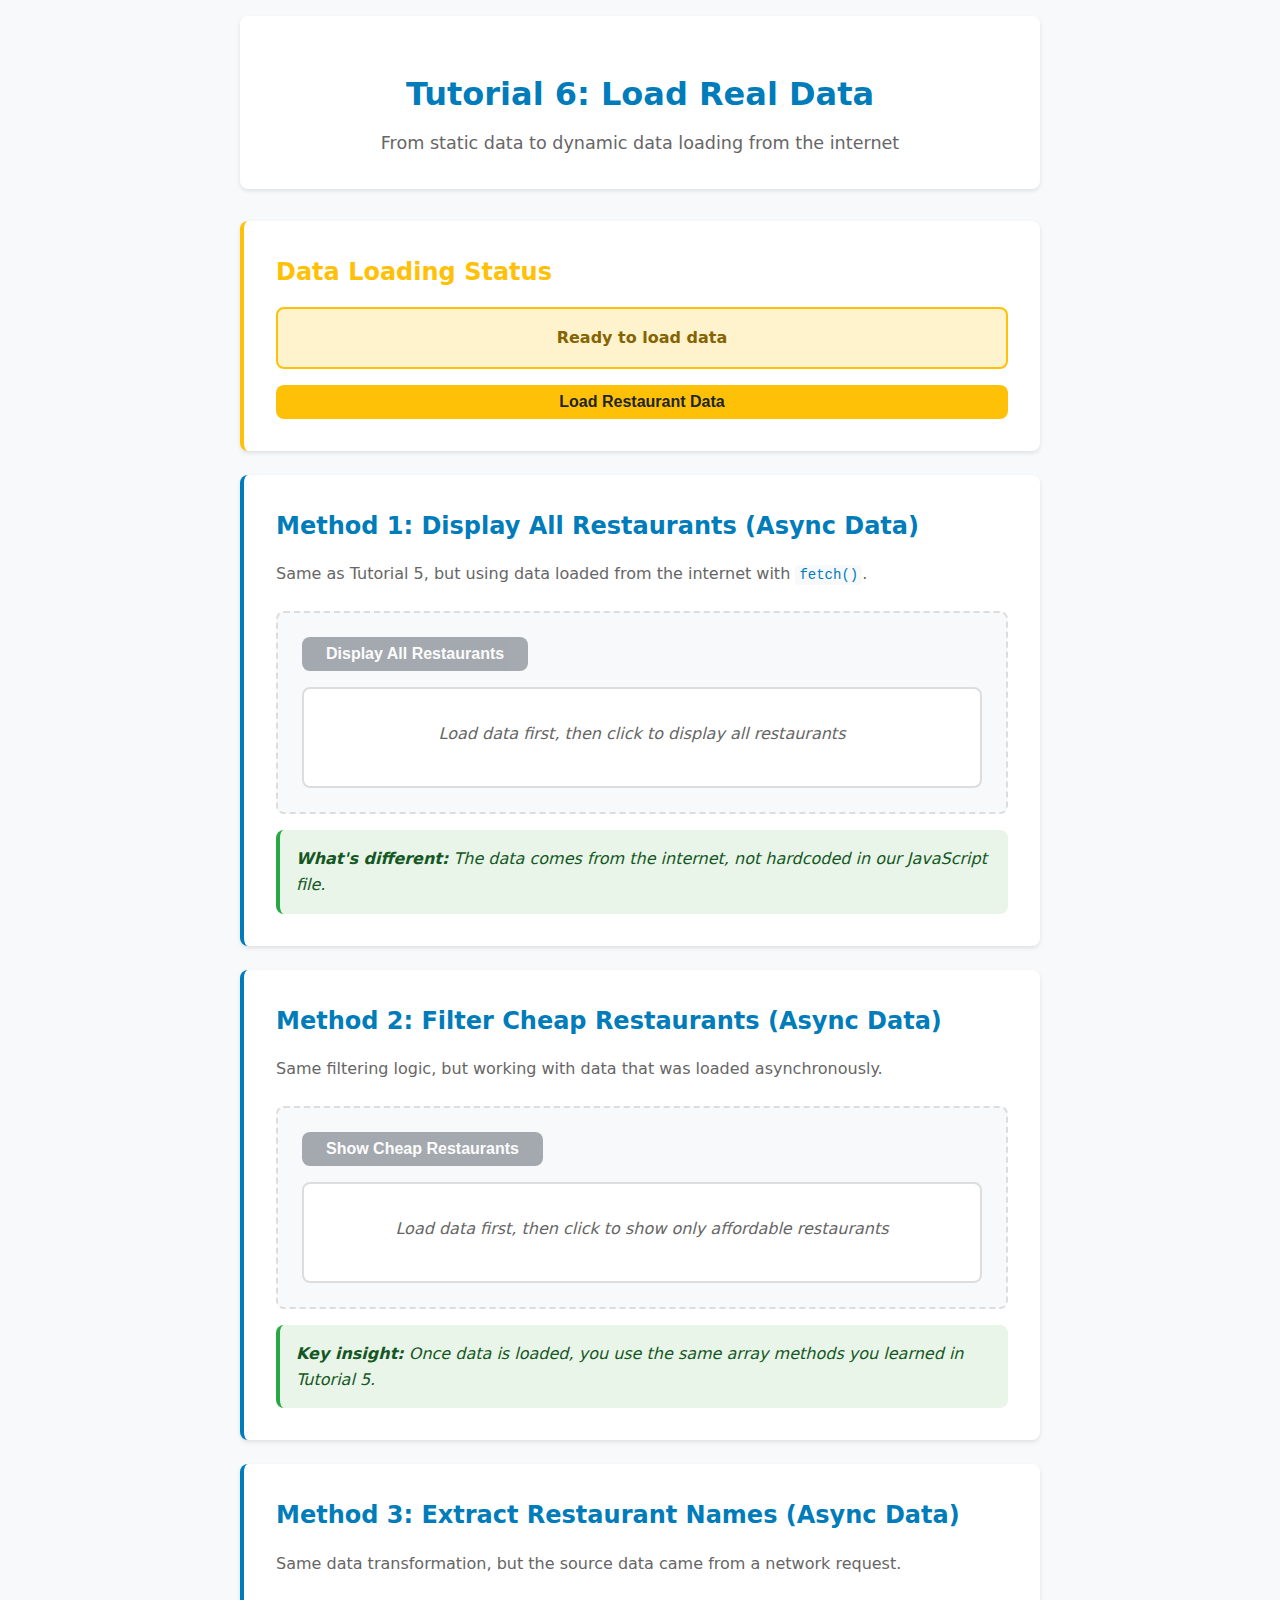
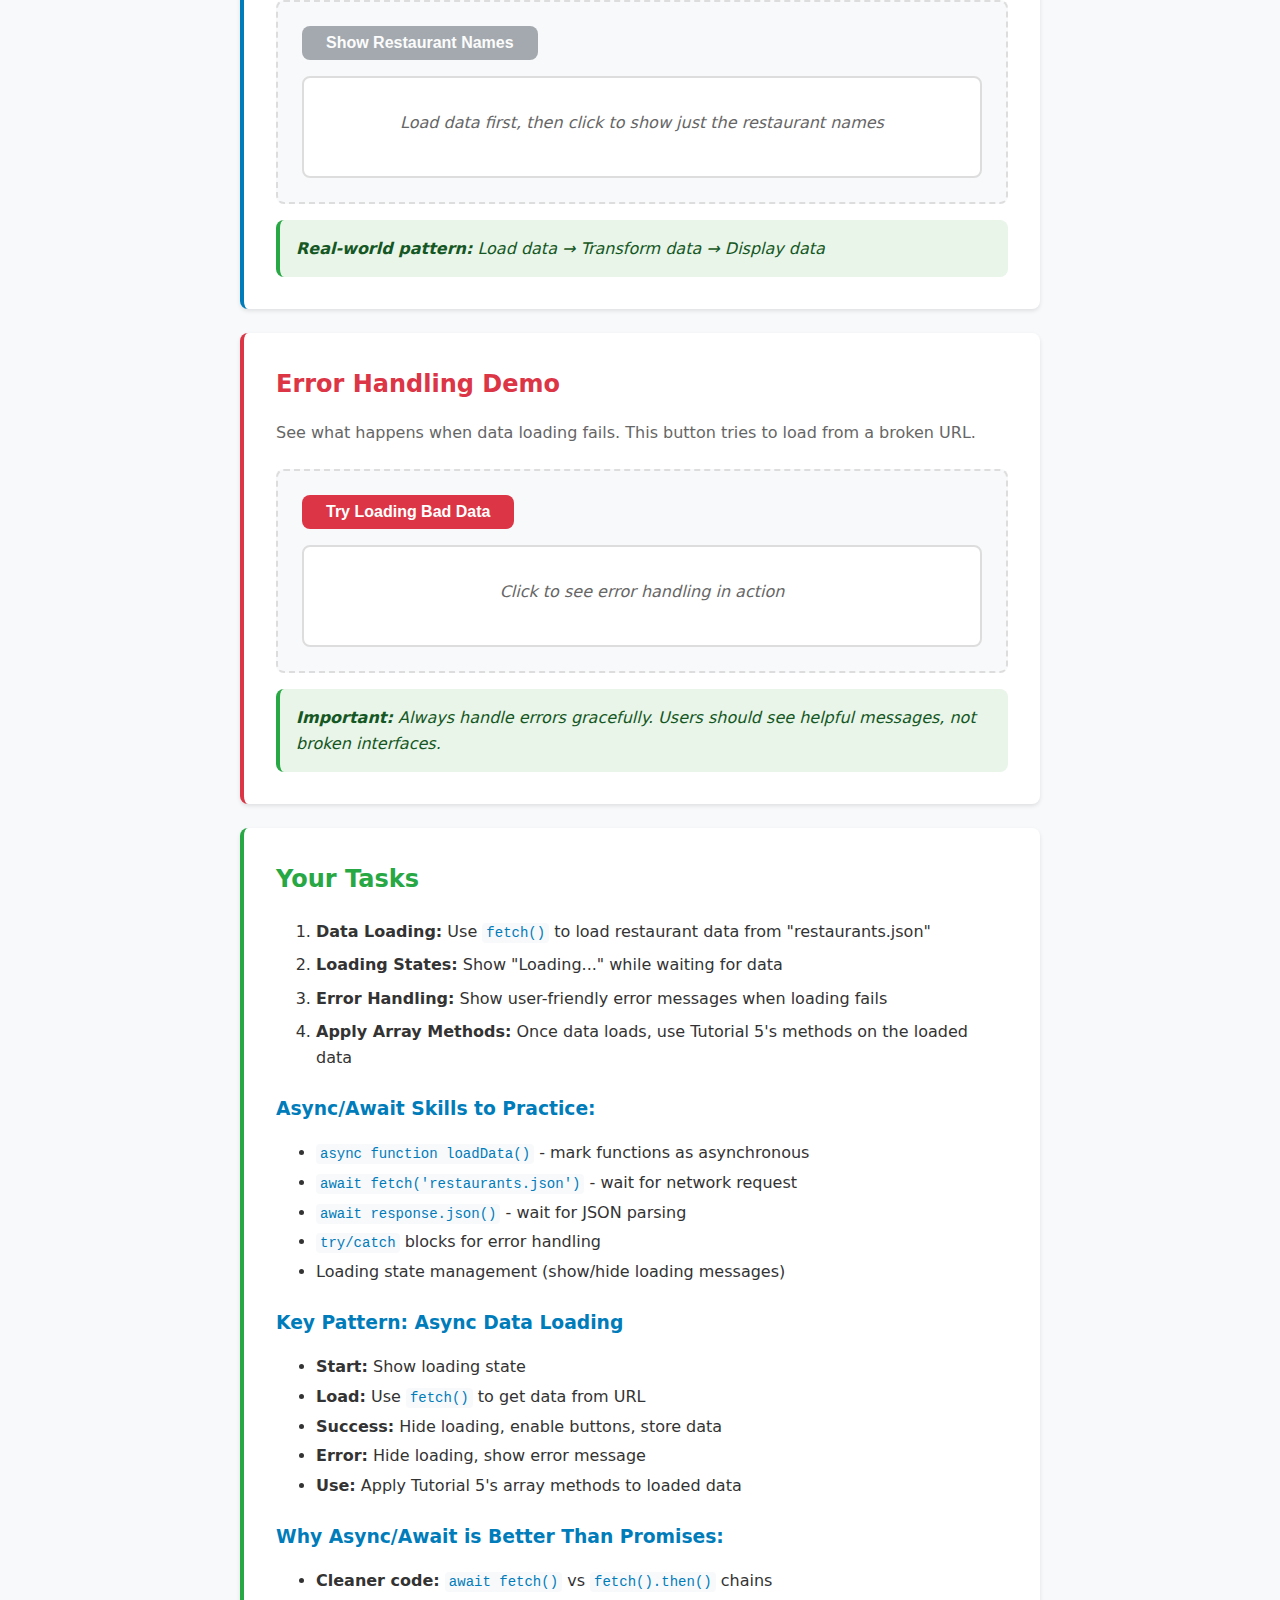
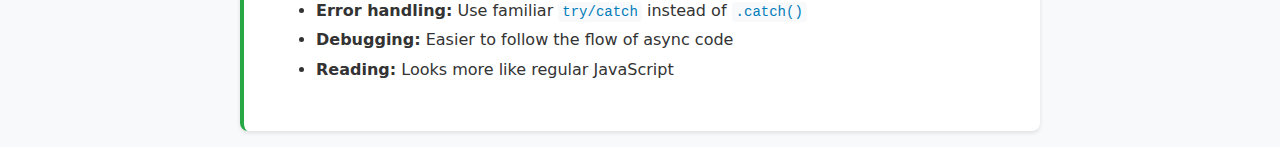
<file: index.html>
<!DOCTYPE html>
<html lang="en">


<head>
    <meta charset="UTF-8">
    <meta name="viewport" content="width=device-width, initial-scale=1.0">
    <title>Tutorial 6: Load Real Data</title>
    <link rel="stylesheet" href="style.css">
</head>


<body>
    <div class="container">
        <header>
            <h1>Tutorial 6: Load Real Data</h1>
            <p>From static data to dynamic data loading from the internet</p>
        </header>


        <!-- Loading Status Section -->
        <section class="status-section">
            <h2>Data Loading Status</h2>
            
            <div id="loading-status" class="status-display">
                <p class="status-message">Ready to load data</p>
            </div>

            <button id="load-data-button" class="load-button">Load Restaurant Data</button>
        </section>


        <!-- Same functionality as Tutorial 5, but with async data -->
        

        <!-- Method 1: forEach with loaded data -->
        <section class="method-section">
            <h2>Method 1: Display All Restaurants (Async Data)</h2>
            <p>Same as Tutorial 5, but using data loaded from the internet with <code>fetch()</code>.</p>
            
            <div class="demo-area">
                <button id="display-button" class="method-button" disabled>Display All Restaurants</button>
                <div id="restaurant-list" class="result-area">
                    <p class="placeholder">Load data first, then click to display all restaurants</p>
                </div>
            </div>
            
            <div class="explanation">
                <p><strong>What's different:</strong> The data comes from the internet, not hardcoded in our JavaScript file.</p>
            </div>
        </section>


        <!-- Method 2: filter with loaded data -->
        <section class="method-section">
            <h2>Method 2: Filter Cheap Restaurants (Async Data)</h2>
            <p>Same filtering logic, but working with data that was loaded asynchronously.</p>
            
            <div class="demo-area">
                <button id="filter-button" class="method-button" disabled>Show Cheap Restaurants</button>
                <div id="filtered-list" class="result-area">
                    <p class="placeholder">Load data first, then click to show only affordable restaurants</p>
                </div>
            </div>
            
            <div class="explanation">
                <p><strong>Key insight:</strong> Once data is loaded, you use the same array methods you learned in Tutorial 5.</p>
            </div>
        </section>


        <!-- Method 3: map with loaded data -->
        <section class="method-section">
            <h2>Method 3: Extract Restaurant Names (Async Data)</h2>
            <p>Same data transformation, but the source data came from a network request.</p>
            
            <div class="demo-area">
                <button id="map-button" class="method-button" disabled>Show Restaurant Names</button>
                <div id="mapped-list" class="result-area">
                    <p class="placeholder">Load data first, then click to show just the restaurant names</p>
                </div>
            </div>
            
            <div class="explanation">
                <p><strong>Real-world pattern:</strong> Load data → Transform data → Display data</p>
            </div>
        </section>


        <!-- Error Handling Demo -->
        <section class="method-section error-demo">
            <h2>Error Handling Demo</h2>
            <p>See what happens when data loading fails. This button tries to load from a broken URL.</p>
            
            <div class="demo-area">
                <button id="error-button" class="error-button">Try Loading Bad Data</button>
                <div id="error-display" class="result-area">
                    <p class="placeholder">Click to see error handling in action</p>
                </div>
            </div>
            
            <div class="explanation">
                <p><strong>Important:</strong> Always handle errors gracefully. Users should see helpful messages, not broken interfaces.</p>
            </div>
        </section>


        <!-- Tutorial Instructions -->
        <section class="tutorial-instructions">
            <h2>Your Tasks</h2>
            <ol>
                <li><strong>Data Loading:</strong> Use <code>fetch()</code> to load restaurant data from "restaurants.json"</li>
                <li><strong>Loading States:</strong> Show "Loading..." while waiting for data</li>
                <li><strong>Error Handling:</strong> Show user-friendly error messages when loading fails</li>
                <li><strong>Apply Array Methods:</strong> Once data loads, use Tutorial 5's methods on the loaded data</li>
            </ol>
            
            <h3>Async/Await Skills to Practice:</h3>
            <ul>
                <li><code>async function loadData()</code> - mark functions as asynchronous</li>
                <li><code>await fetch('restaurants.json')</code> - wait for network request</li>
                <li><code>await response.json()</code> - wait for JSON parsing</li>
                <li><code>try/catch</code> blocks for error handling</li>
                <li>Loading state management (show/hide loading messages)</li>
            </ul>
            
            <h3>Key Pattern: Async Data Loading</h3>
            <ul>
                <li><strong>Start:</strong> Show loading state</li>
                <li><strong>Load:</strong> Use <code>fetch()</code> to get data from URL</li>
                <li><strong>Success:</strong> Hide loading, enable buttons, store data</li>
                <li><strong>Error:</strong> Hide loading, show error message</li>
                <li><strong>Use:</strong> Apply Tutorial 5's array methods to loaded data</li>
            </ul>
            
            <h3>Why Async/Await is Better Than Promises:</h3>
            <ul>
                <li><strong>Cleaner code:</strong> <code>await fetch()</code> vs <code>fetch().then()</code> chains</li>
                <li><strong>Error handling:</strong> Use familiar <code>try/catch</code> instead of <code>.catch()</code></li>
                <li><strong>Debugging:</strong> Easier to follow the flow of async code</li>
                <li><strong>Reading:</strong> Looks more like regular JavaScript</li>
            </ul>
        </section>
    </div>


    <script src="script.js"></script>
</body>
</html>
</file>
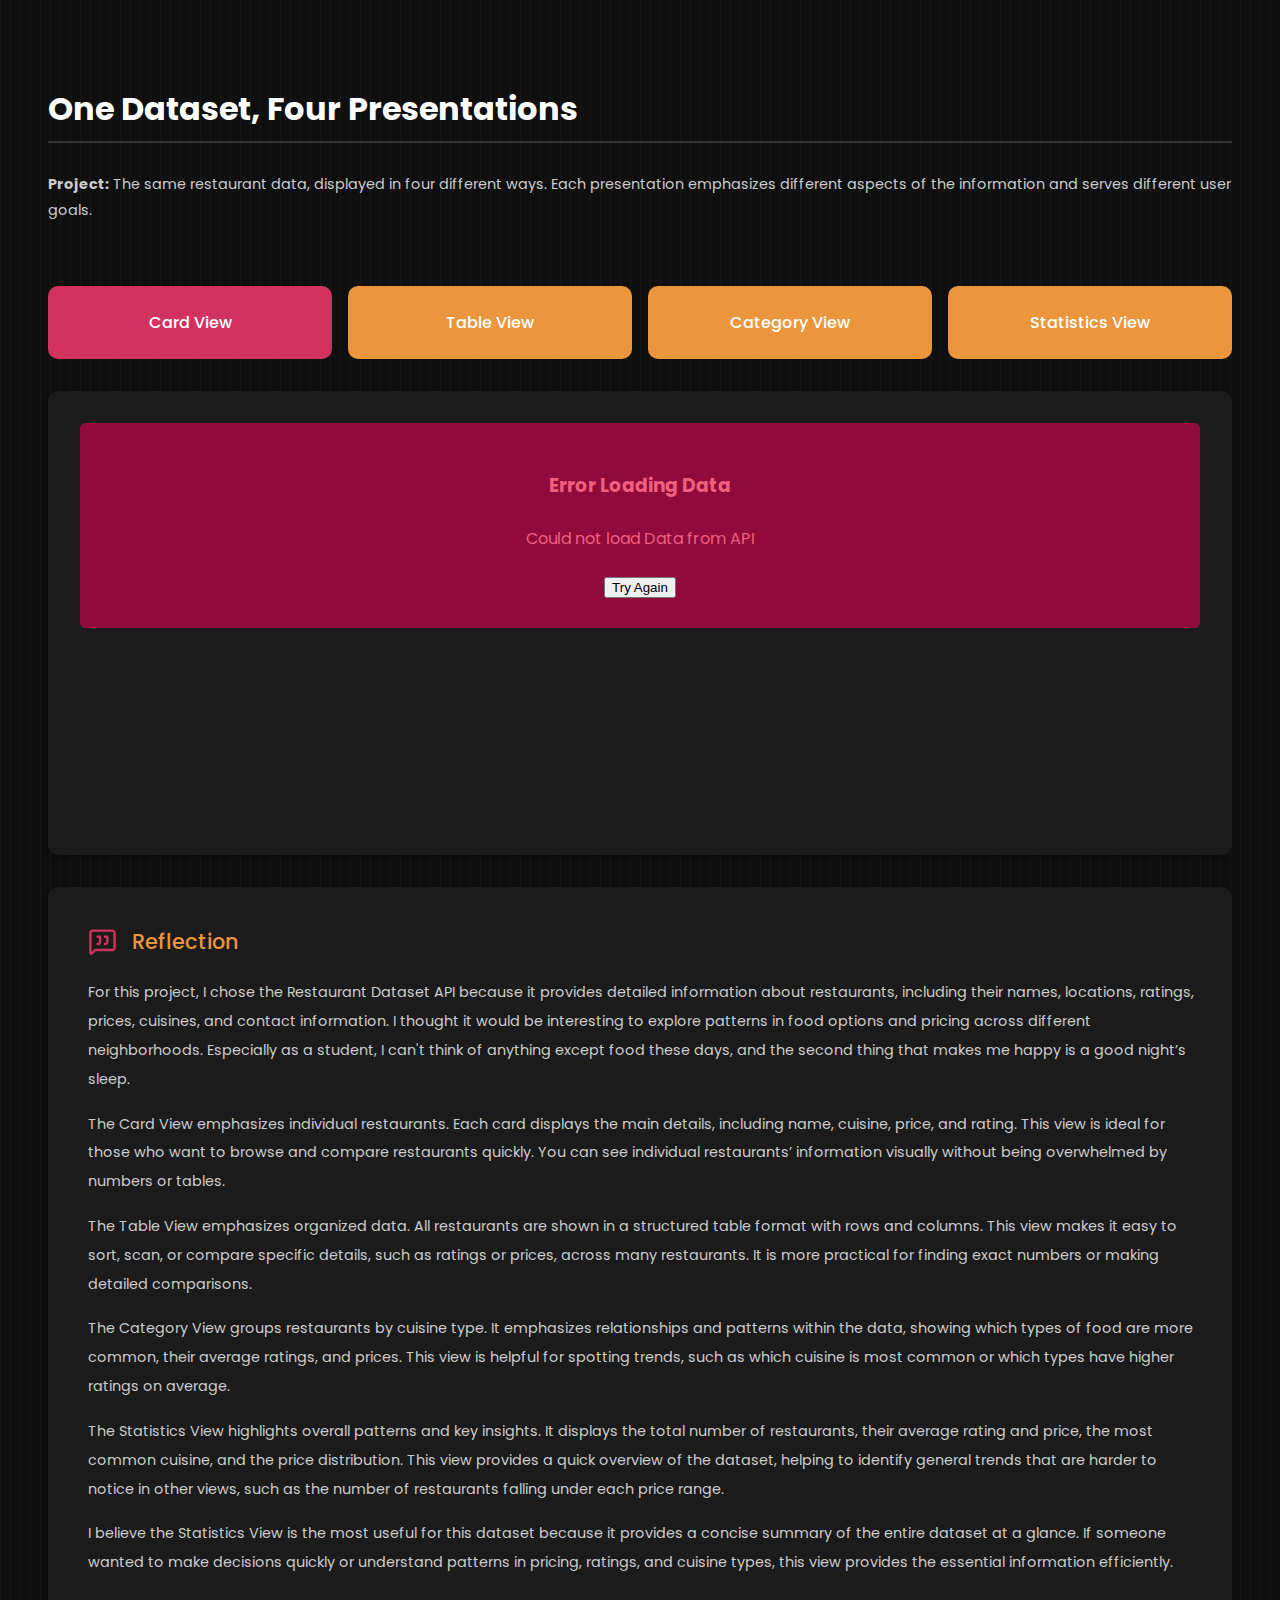
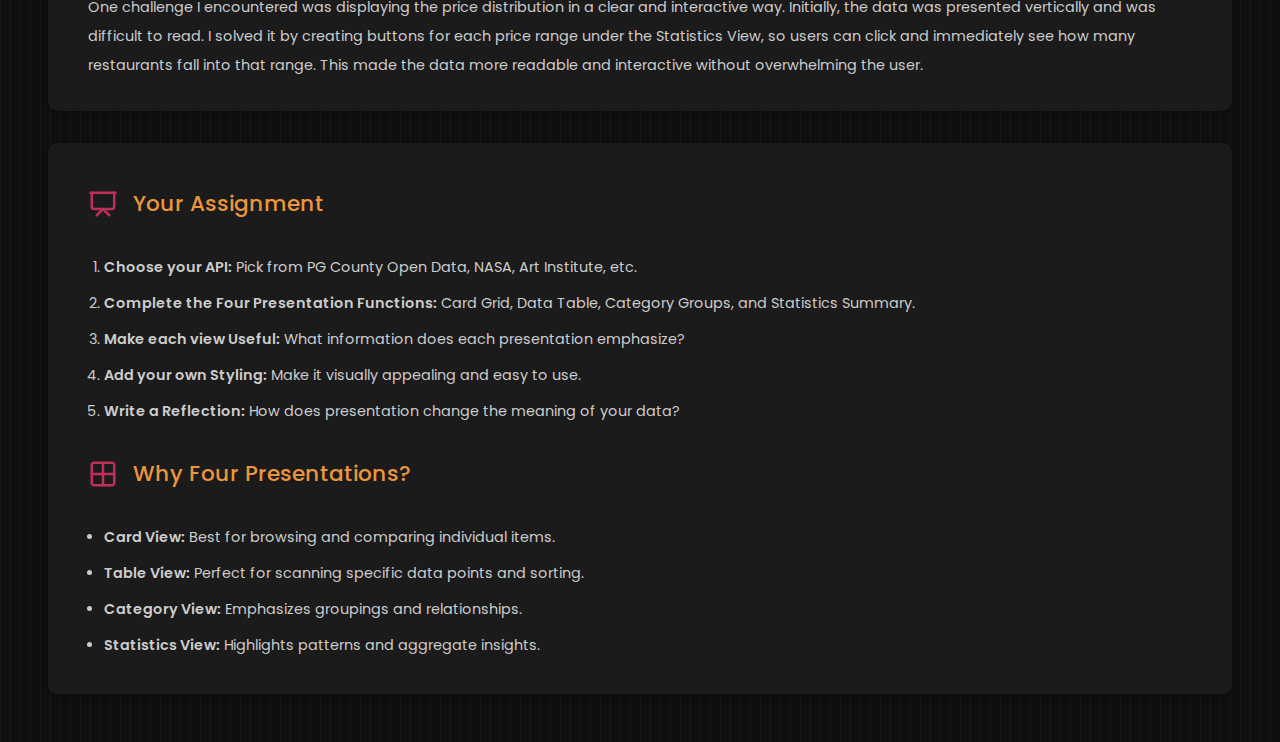
<file: P2 - One Model, Four Views/Stuti_Gupta_P2/index.html>
<!DOCTYPE html>
<html lang="en">


<head>
    <meta charset="UTF-8">
    <meta name="viewport" content="width=device-width, initial-scale=1.0">
    <title>Restaurant Views - Framework Approach</title>
    <link rel="stylesheet" href="style.css">
    <link href="https://fonts.googleapis.com/css2?family=Poppins:wght@400;600;700&display=swap" rel="stylesheet">
</head>


  <body>
    <div class="container">
        <header>
            <h1>One Dataset, Four Presentations</h1>
            <p><strong>Project:</strong> The same restaurant data, displayed in four different ways. Each presentation emphasizes different aspects of the information and serves different user goals.</p>
        </header>


        <nav class="view-selector">
            <button class="view-button active" id="btn-cards" data-view="cards">Card View</button>
            <button class="view-button" id="btn-table" data-view="table">Table View</button>
            <button class="view-button" id="btn-categories" data-view="categories">Category View</button>
            <button class="view-button" id="btn-stats" data-view="stats">Statistics View</button>
        </nav>


        <main class="display-container">
            <div id="data-display">
                <div class="loading">Loading Restaurant Data...</div>
            </div>
        </main>


<section class="reflection-box">
    <h2 class="reflection-header">
  <img src="[data-uri]" alt="Reflection Icon" class="reflection-icon"> 
  Reflection
</h2>
    <p>
        For this project, I chose the Restaurant Dataset API because it provides detailed information about restaurants, including their names, locations, ratings, prices, cuisines, and contact information. I thought it would be interesting to explore patterns in food options and pricing across different neighborhoods. Especially as a student, I can't think of anything except food these days, and the second thing that makes me happy is a good night’s sleep.
    </p>
    <p>
        The Card View emphasizes individual restaurants. Each card displays the main details, including name, cuisine, price, and rating. This view is ideal for those who want to browse and compare restaurants quickly. You can see individual restaurants’ information visually without being overwhelmed by numbers or tables.
    </p>
    <p>
        The Table View emphasizes organized data. All restaurants are shown in a structured table format with rows and columns. This view makes it easy to sort, scan, or compare specific details, such as ratings or prices, across many restaurants. It is more practical for finding exact numbers or making detailed comparisons.
    </p>
    <p>
        The Category View groups restaurants by cuisine type. It emphasizes relationships and patterns within the data, showing which types of food are more common, their average ratings, and prices. This view is helpful for spotting trends, such as which cuisine is most common or which types have higher ratings on average.
    </p>
    <p>
        The Statistics View highlights overall patterns and key insights. It displays the total number of restaurants, their average rating and price, the most common cuisine, and the price distribution. This view provides a quick overview of the dataset, helping to identify general trends that are harder to notice in other views, such as the number of restaurants falling under each price range.
    </p>
    <p>
        I believe the Statistics View is the most useful for this dataset because it provides a concise summary of the entire dataset at a glance. If someone wanted to make decisions quickly or understand patterns in pricing, ratings, and cuisine types, this view provides the essential information efficiently.
    </p>
    <p>
        One challenge I encountered was displaying the price distribution in a clear and interactive way. Initially, the data was presented vertically and was difficult to read. I solved it by creating buttons for each price range under the Statistics View, so users can click and immediately see how many restaurants fall into that range. This made the data more readable and interactive without overwhelming the user.
    </p>
</section>


        <section class="asst-box">
            <h2 class="assignment-header">
  <img src="[data-uri]" class="view-icon" alt="Assignment Icon">
  Your Assignment
</h2>
            <ol>
                <li><strong>Choose your API:</strong> Pick from PG County Open Data, NASA, Art Institute, etc.</li>
                <li><strong>Complete the Four Presentation Functions:</strong> Card Grid, Data Table, Category Groups, and Statistics Summary.</li>
                <li><strong>Make each view Useful:</strong> What information does each presentation emphasize?</li>
                <li><strong>Add your own Styling:</strong> Make it visually appealing and easy to use.</li>
                <li><strong>Write a Reflection:</strong> How does presentation change the meaning of your data?</li>
            </ol>
            
            
            <h2 class="why-header">
  <img src="[data-uri]" class="view-icon" alt="Why Icon">
  Why Four Presentations?
</h2>
            <ul>
                <li><strong>Card View:</strong> Best for browsing and comparing individual items.</li>
                <li><strong>Table View:</strong> Perfect for scanning specific data points and sorting.</li>
                <li><strong>Category View:</strong> Emphasizes groupings and relationships.</li>
                <li><strong>Statistics View:</strong> Highlights patterns and aggregate insights.</li>
            </ul>
        </section>
    </div>


    <script type="module" src="./script.js" defer></script>
</body>
</html>
</file>
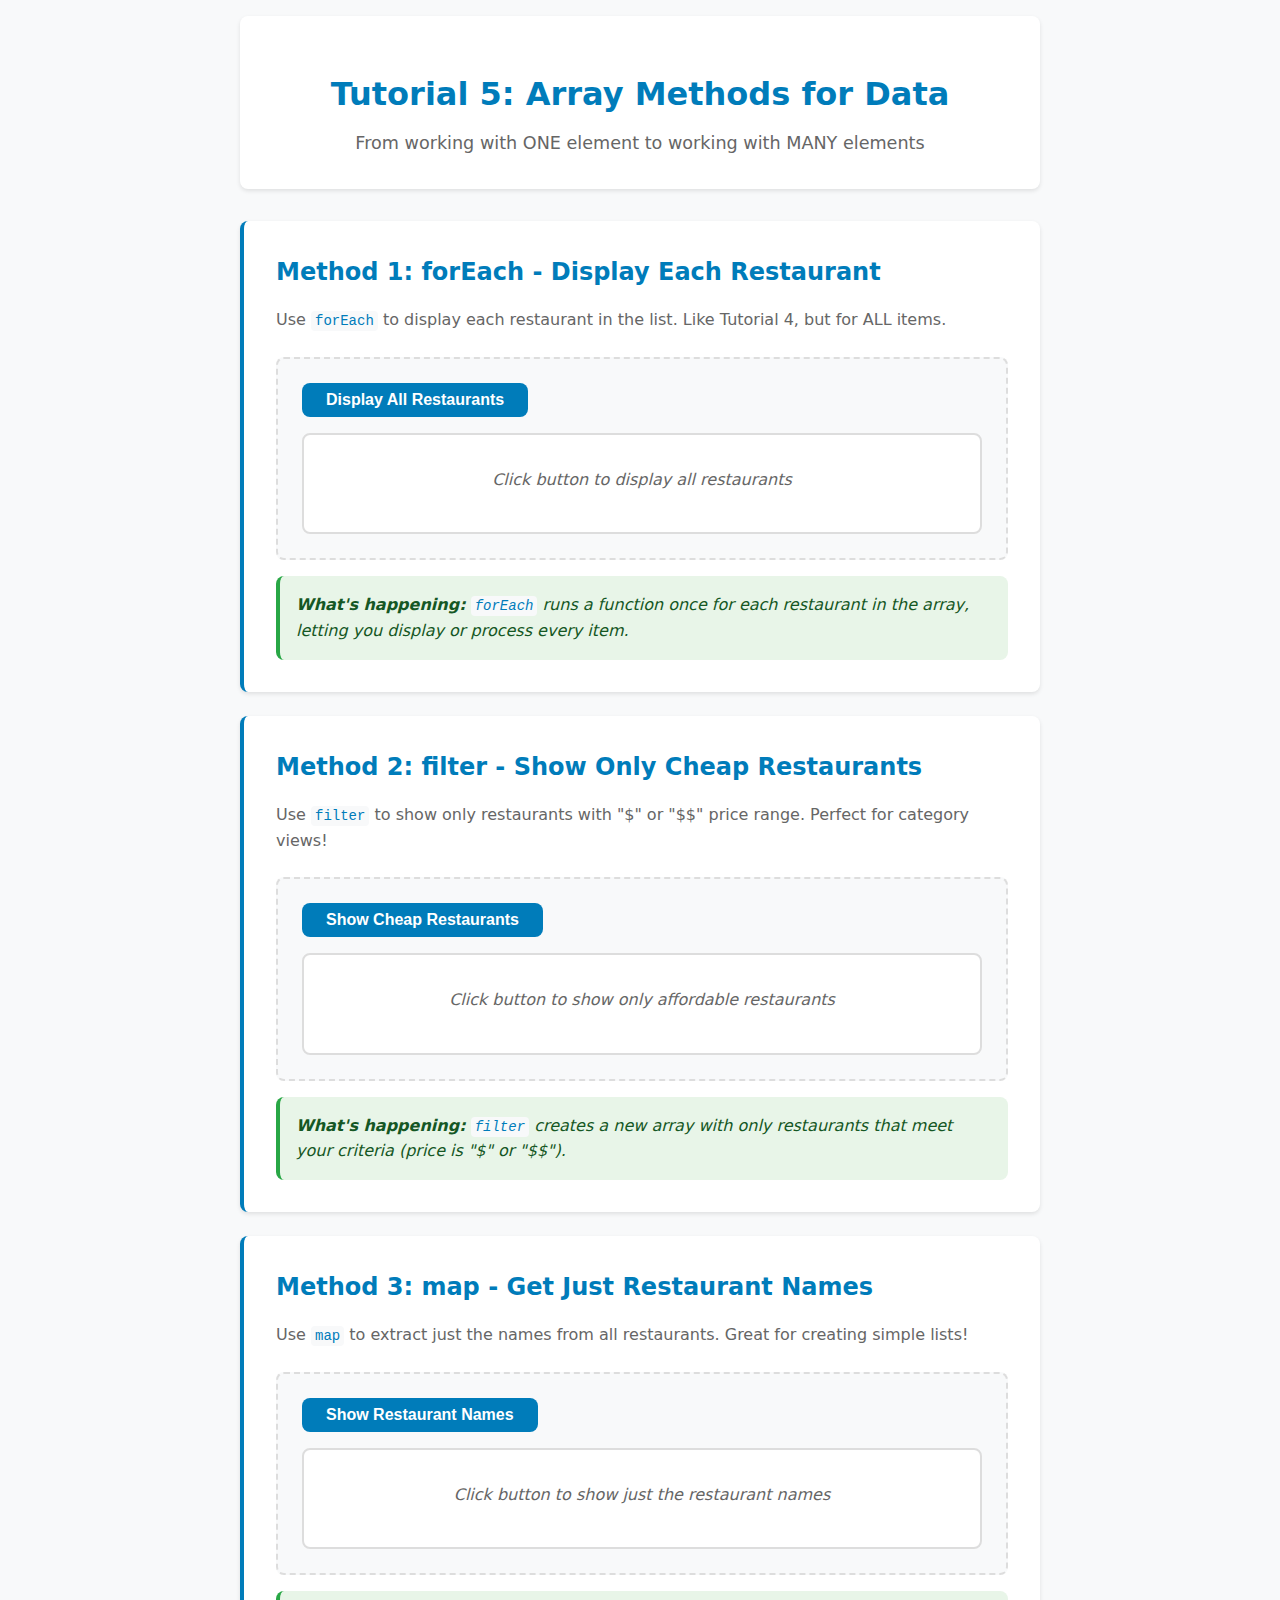
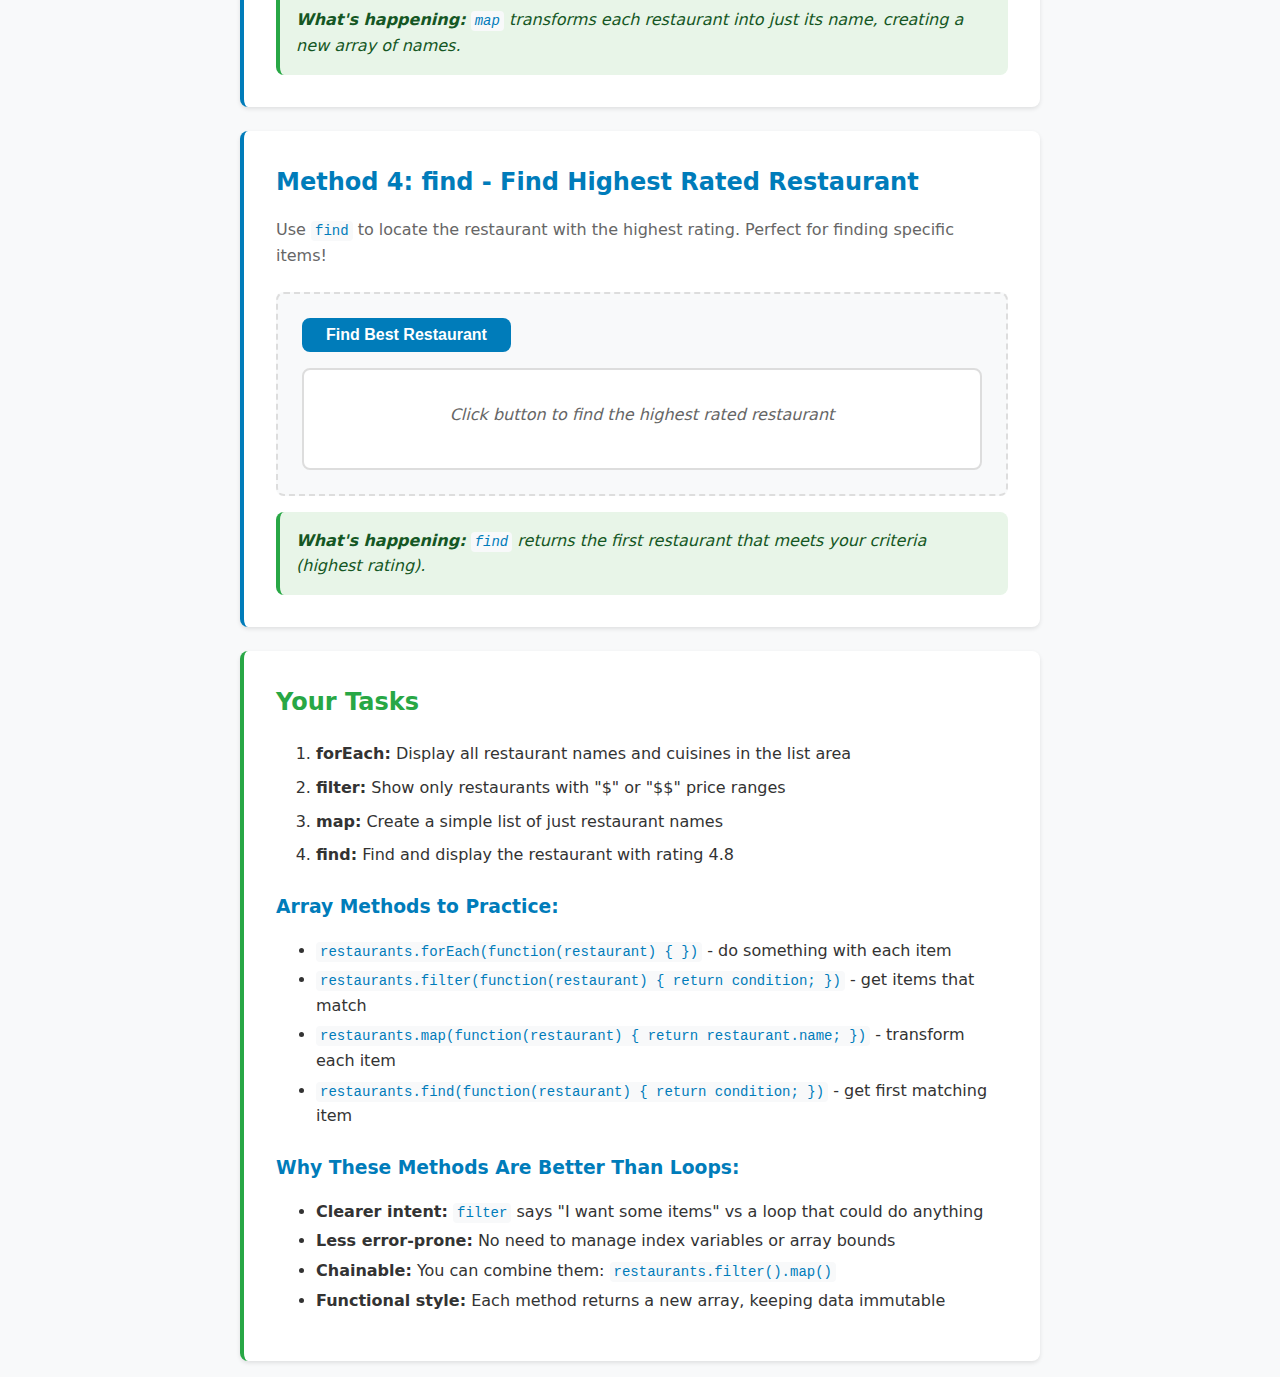
<file: W5/Stuti Gupta_W5/index.html>
<!DOCTYPE html>
<html lang="en">
<head>
    <meta charset="UTF-8">
    <meta name="viewport" content="width=device-width, initial-scale=1.0">
    <title>Tutorial 5: Array Methods for Data</title>
    <link rel="stylesheet" href="style.css">
</head>


<body>
    <div class="container">
        <header>
            <h1>Tutorial 5: Array Methods for Data</h1>

            <p>From working with ONE element to working with MANY elements</p>
        </header>


        <!-- Method 1: forEach - Do something to each item -->
        <section class="method-section">
            <h2>Method 1: forEach - Display Each Restaurant</h2>

            <p>Use <code>forEach</code> to display each restaurant in the list. Like Tutorial 4, but for ALL items.</p>
            
            <div class="demo-area">
                <button id="display-button" class="method-button">Display All Restaurants</button>

                <div id="restaurant-list" class="result-area">
                    <p class="placeholder">Click button to display all restaurants</p>
                </div>
            </div>
            
            <div class="explanation">
                <p><strong>What's happening:</strong> <code>forEach</code> runs a function once for each restaurant in the array, letting you display or process every item.</p>
            </div>
        </section>


        <!-- Method 2: filter - Show only items that match criteria -->
        <section class="method-section">
            <h2>Method 2: filter - Show Only Cheap Restaurants</h2>

            <p>Use <code>filter</code> to show only restaurants with "$" or "$$" price range. Perfect for category views!</p>
            
            <div class="demo-area">
                <button id="filter-button" class="method-button">Show Cheap Restaurants</button>

                <div id="filtered-list" class="result-area">
                    <p class="placeholder">Click button to show only affordable restaurants</p>
                </div>
            </div>
            
            <div class="explanation">
                <p><strong>What's happening:</strong> <code>filter</code> creates a new array with only restaurants that meet your criteria (price is "$" or "$$").</p>
            </div>
        </section>


        <!-- Method 3: map - Transform data to get specific information -->
        <section class="method-section">
            <h2>Method 3: map - Get Just Restaurant Names</h2>

            <p>Use <code>map</code> to extract just the names from all restaurants. Great for creating simple lists!</p>
            
            <div class="demo-area">
                <button id="map-button" class="method-button">Show Restaurant Names</button>

                <div id="mapped-list" class="result-area">
                    <p class="placeholder">Click button to show just the restaurant names</p>
                </div>
            </div>
            
            <div class="explanation">
                <p><strong>What's happening:</strong> <code>map</code> transforms each restaurant into just its name, creating a new array of names.</p>
            </div>
        </section>


        <!-- Method 4: find - Get one specific item -->
        <section class="method-section">
            <h2>Method 4: find - Find Highest Rated Restaurant</h2>

            <p>Use <code>find</code> to locate the restaurant with the highest rating. Perfect for finding specific items!</p>
            
            <div class="demo-area">
                <button id="find-button" class="method-button">Find Best Restaurant</button>

                <div id="found-item" class="result-area">
                    <p class="placeholder">Click button to find the highest rated restaurant</p>
                </div>
            </div>
            
            <div class="explanation">
                <p><strong>What's happening:</strong> <code>find</code> returns the first restaurant that meets your criteria (highest rating).</p>
            </div>
        </section>


        <!-- Tutorial Instructions -->
        <section class="tutorial-instructions">
            <h2>Your Tasks</h2>
            <ol>
                <li><strong>forEach:</strong> Display all restaurant names and cuisines in the list area</li>
                <li><strong>filter:</strong> Show only restaurants with "$" or "$$" price ranges</li>
                <li><strong>map:</strong> Create a simple list of just restaurant names</li>
                <li><strong>find:</strong> Find and display the restaurant with rating 4.8</li>
            </ol>
            
            <h3>Array Methods to Practice:</h3>
            <ul>
                <li><code>restaurants.forEach(function(restaurant) { })</code> - do something with each item</li>
                <li><code>restaurants.filter(function(restaurant) { return condition; })</code> - get items that match</li>
                <li><code>restaurants.map(function(restaurant) { return restaurant.name; })</code> - transform each item</li>
                <li><code>restaurants.find(function(restaurant) { return condition; })</code> - get first matching item</li>
            </ul>
            
            <h3>Why These Methods Are Better Than Loops:</h3>
            <ul>
                <li><strong>Clearer intent:</strong> <code>filter</code> says "I want some items" vs a loop that could do anything</li>
                <li><strong>Less error-prone:</strong> No need to manage index variables or array bounds</li>
                <li><strong>Chainable:</strong> You can combine them: <code>restaurants.filter().map()</code></li>
                <li><strong>Functional style:</strong> Each method returns a new array, keeping data immutable</li>
            </ul>
        </section>
    </div>


    <script src="script.js" defer></script>
</body>
</html>
</file>
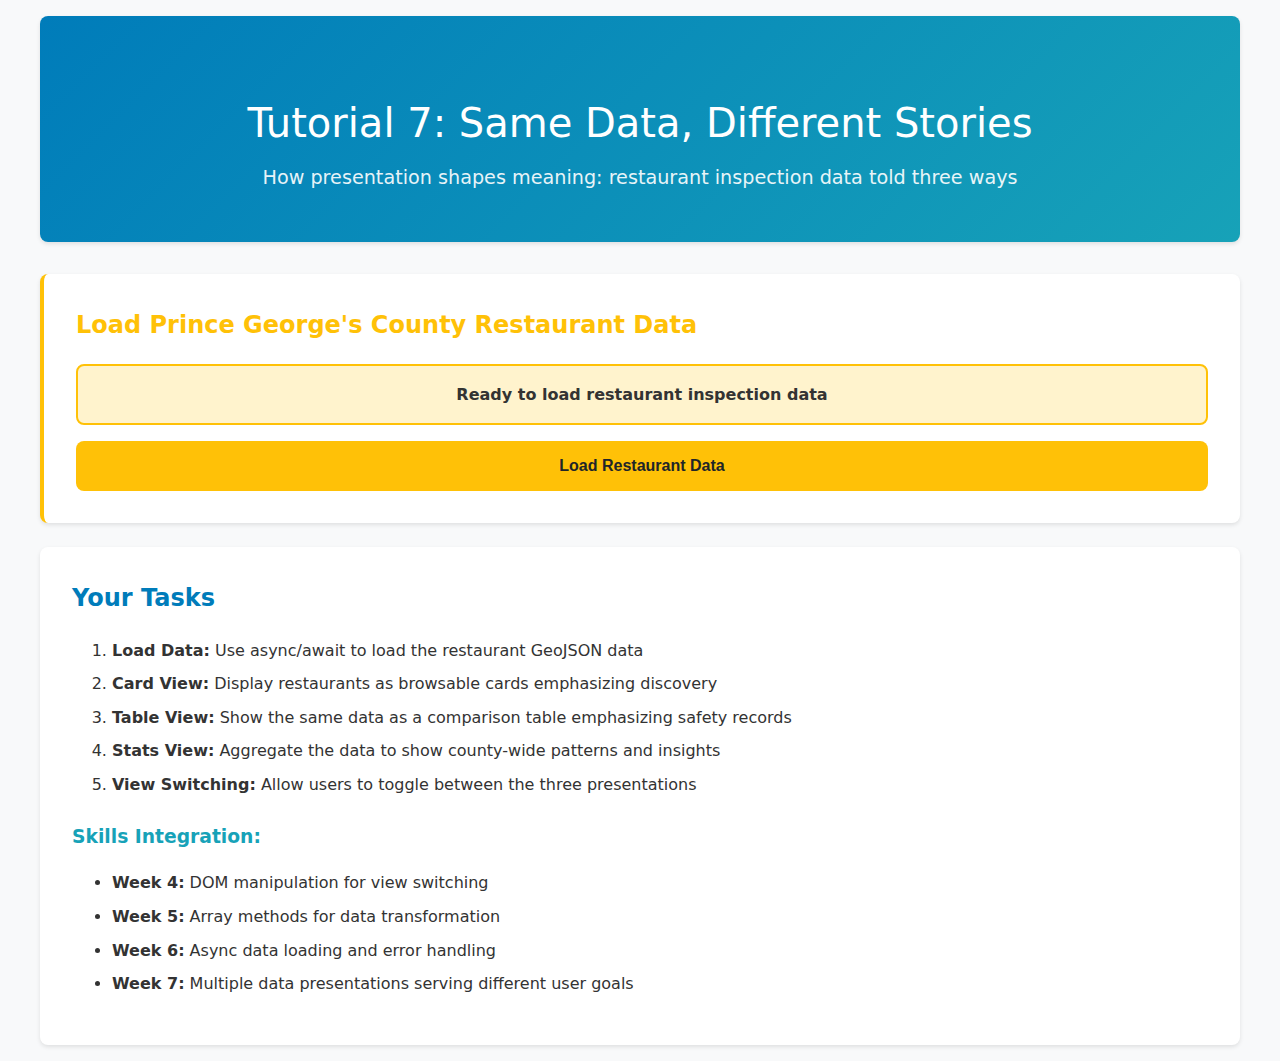
<file: W7/Stuti_Gupta_W7/index.html>
<!DOCTYPE html>
<html lang="en">
<head>
    <meta charset="UTF-8">
    <meta name="viewport" content="width=device-width, initial-scale=1.0">
    <title>Tutorial 7: Same Data, Different Stories</title>
    <link rel="stylesheet" href="style.css">
</head>
<body>
    <div class="container">
        <header>
            <h1>Tutorial 7: Same Data, Different Stories</h1>
            <p>How presentation shapes meaning: restaurant inspection data told three ways</p>
        </header>

        <!-- Data Loading Section -->
        <section class="loading-section">
            <h2>Load Prince George's County Restaurant Data</h2>
            <div id="loading-status" class="status-display">
                <p class="status-message">Ready to load restaurant inspection data</p>
            </div>
            <button id="load-data-button" class="load-button">Load Restaurant Data</button>
            <div id="data-summary" class="data-summary hidden">
                <p><span id="record-count">0</span> restaurants loaded • <span id="compliance-rate">0%</span> compliant • <span id="city-count">0</span> cities</p>
            </div>
        </section>

        <!-- View Selection -->
        <section class="view-controls hidden" id="view-controls">
            <h2>Choose Your Story</h2>
            <p>Same data, three different perspectives. Notice how each view emphasizes different insights.</p>
            
            <div class="view-buttons">
                <button id="card-view-btn" class="view-button active">
                    <span class="view-icon">🗂️</span>
                    <div class="view-info">
                        <strong>Card View</strong>
                        <small>Browse and discover restaurants</small>
                    </div>
                </button>
                <button id="table-view-btn" class="view-button">
                    <span class="view-icon">📊</span>
                    <div class="view-info">
                        <strong>Table View</strong>
                        <small>Compare inspection records</small>
                    </div>
                </button>
                <button id="stats-view-btn" class="view-button">
                    <span class="view-icon">📈</span>
                    <div class="view-info">
                        <strong>Stats View</strong>
                        <small>Analyze compliance patterns</small>
                    </div>
                </button>
            </div>
        </section>

        <!-- Data Display Area -->
        <main class="display-container hidden" id="display-container">
            
            <!-- Card View -->
            <div id="card-view" class="view-panel active">
                <div class="view-header">
                    <h3>Restaurant Discovery</h3>
                    <p>Browse restaurants like a consumer looking for dining options</p>
                </div>
                <div id="card-grid" class="card-grid">
                    <!-- Cards will be generated here -->
                </div>
            </div>

            <!-- Table View -->
            <div id="table-view" class="view-panel">
                <div class="view-header">
                    <h3>Inspection Comparison</h3>
                    <p>Compare safety records like a health inspector or concerned parent</p>
                </div>
                <div class="table-container">
                    <table id="inspection-table" class="inspection-table">
                        <thead>
                            <tr>
                                <th>Restaurant</th>
                                <th>City</th>
                                <th>Inspection Date</th>
                                <th>Results</th>
                                <th>Hand Washing</th>
                                <th>Food Temperature</th>
                            </tr>
                        </thead>
                        <tbody>
                            <!-- Table rows will be generated here -->
                        </tbody>
                    </table>
                </div>
            </div>

            <!-- Stats View -->
            <div id="stats-view" class="view-panel">
                <div class="view-header">
                    <h3>County-wide Analysis</h3>
                    <p>Analyze patterns like a public health official or policy researcher</p>
                </div>
                <div id="stats-grid" class="stats-grid">
                    <!-- Stats cards will be generated here -->
                </div>
                <div id="city-breakdown" class="city-breakdown">
                    <h4>Compliance by City</h4>
                    <div id="city-stats" class="city-stats">
                        <!-- City statistics will be generated here -->
                    </div>
                </div>
            </div>

        </main>

        <!-- Information Architecture Insights -->
        <section class="tutorial-insights hidden" id="tutorial-insights">
            <h2>Information Architecture Insights</h2>
            <div class="insights-grid">
                <div class="insight-card">
                    <h4>Card View Story</h4>
                    <p><strong>User Goal:</strong> "Where should I eat tonight?"</p>
                    <p><strong>Emphasizes:</strong> Restaurant names, locations, recent activity</p>
                    <p><strong>De-emphasizes:</strong> Detailed compliance data, comparisons</p>
                </div>
                <div class="insight-card">
                    <h4>Table View Story</h4>
                    <p><strong>User Goal:</strong> "Which restaurants have the best safety records?"</p>
                    <p><strong>Emphasizes:</strong> Comparable data points, inspection details</p>
                    <p><strong>De-emphasizes:</strong> Individual restaurant discovery</p>
                </div>
                <div class="insight-card">
                    <h4>Stats View Story</h4>
                    <p><strong>User Goal:</strong> "What are the overall safety trends?"</p>
                    <p><strong>Emphasizes:</strong> Patterns, aggregates, geographic distribution</p>
                    <p><strong>De-emphasizes:</strong> Individual restaurant details</p>
                </div>
            </div>
            <div class="key-takeaway">
                <h4>Key Takeaway</h4>
                <p>The same dataset can serve completely different user needs. <strong>Information architecture is about choosing what to emphasize and what to hide.</strong> Every interface design decision shapes how users understand and interact with information.</p>
            </div>
        </section>

        <!-- Tutorial Instructions -->
        <section class="tutorial-instructions">
            <h2>Your Tasks</h2>
            <ol>
                <li><strong>Load Data:</strong> Use async/await to load the restaurant GeoJSON data</li>
                <li><strong>Card View:</strong> Display restaurants as browsable cards emphasizing discovery</li>
                <li><strong>Table View:</strong> Show the same data as a comparison table emphasizing safety records</li>
                <li><strong>Stats View:</strong> Aggregate the data to show county-wide patterns and insights</li>
                <li><strong>View Switching:</strong> Allow users to toggle between the three presentations</li>
            </ol>
            
            <h3>Skills Integration:</h3>
            <ul>
                <li><strong>Week 4:</strong> DOM manipulation for view switching</li>
                <li><strong>Week 5:</strong> Array methods for data transformation</li>
                <li><strong>Week 6:</strong> Async data loading and error handling</li>
                <li><strong>Week 7:</strong> Multiple data presentations serving different user goals</li>
            </ul>
        </section>
    </div>

    <script src="script.js"></script>
</body>
</html>
</file>
<file: style.css>
/* =========================================================
   TUTORIAL 6: LOAD REAL DATA
   Consistent styling with previous tutorials + async states
   ========================================================= */



/* ROOT VARIABLES */
:root {
    --primary-color: #007cba;
    --secondary-color: #28a745;
    --warning-color: #ffc107;
    --error-color: #dc3545;
    --background-color: #f8f9fa;
    --card-background: #ffffff;
    --text-color: #333;
    --border-color: #ddd;
    --shadow: 0 0.125rem 0.25rem rgba(0, 0, 0, 0.1);
    --border-radius: 0.5rem;
    --spacing-sm: 0.5rem;
    --spacing-md: 1rem;
    --spacing-lg: 1.5rem;
    --spacing-xl: 2rem;
}



/* BASE STYLES */
* {
    box-sizing: border-box;
}

body {
    font-family: system-ui, -apple-system, sans-serif;
    margin: 0;
    padding: var(--spacing-md);
    background: var(--background-color);
    color: var(--text-color);
    line-height: 1.6;
}

.container {
    max-width: 50rem;
    margin: 0 auto;
}



/* HEADER */
header {
    text-align: center;
    margin-bottom: var(--spacing-xl);
    padding: var(--spacing-xl);
    background: var(--card-background);
    border-radius: var(--border-radius);
    box-shadow: var(--shadow);
}

header h1 {
    color: var(--primary-color);
    margin-bottom: var(--spacing-sm);
}

header p {
    color: #666;
    font-size: 1.1rem;
    margin: 0;
}



/* STATUS SECTION - New for Tutorial 6 */
.status-section {
    background: var(--card-background);
    margin-bottom: var(--spacing-lg);
    padding: var(--spacing-xl);
    border-radius: var(--border-radius);
    box-shadow: var(--shadow);
    border-left: 0.25rem solid var(--warning-color);
}

.status-section h2 {
    color: var(--warning-color);
    margin-top: 0;
    margin-bottom: var(--spacing-md);
}

.status-display {
    background: #fff3cd;
    border: 2px solid var(--warning-color);
    border-radius: var(--border-radius);
    padding: var(--spacing-md);
    margin-bottom: var(--spacing-md);
    text-align: center;
}

.status-message {
    margin: 0;
    font-weight: bold;
    color: #856404;
}



/* LOADING STATES */
.status-display.loading {
    background: #cce7ff;
    border-color: var(--primary-color);
    animation: pulse 1.5s ease-in-out infinite;
}

.status-display.loading .status-message {
    color: var(--primary-color);
}

.status-display.success {
    background: #d4edda;
    border-color: var(--secondary-color);
}

.status-display.success .status-message {
    color: #155724;
}

.status-display.error {
    background: #f8d7da;
    border-color: var(--error-color);
}

.status-display.error .status-message {
    color: #721c24;
}



/* PULSE ANIMATION FOR LOADING */
@keyframes pulse {
    0% { opacity: 1; }
    50% { opacity: 0.7; }
    100% { opacity: 1; }
}



/* LOAD BUTTON */
.load-button {
    background: var(--warning-color);
    color: #212529;
    border: none;
    padding: var(--spacing-sm) var(--spacing-lg);
    border-radius: var(--border-radius);
    cursor: pointer;
    font-size: 1rem;
    font-weight: bold;
    transition: all 0.2s ease;
    display: block;
    width: 100%;
}

.load-button:hover {
    background: #e0a800;
    transform: translateY(-1px);
}

.load-button:disabled {
    background: #6c757d;
    cursor: not-allowed;
    transform: none;
}



/* METHOD SECTIONS - Same as Tutorial 5 */
.method-section {
    background: var(--card-background);
    margin-bottom: var(--spacing-lg);
    padding: var(--spacing-xl);
    border-radius: var(--border-radius);
    box-shadow: var(--shadow);
    border-left: 0.25rem solid var(--primary-color);
}

.method-section.error-demo {
    border-left-color: var(--error-color);
}

.method-section h2 {
    color: var(--primary-color);
    margin-top: 0;
    margin-bottom: var(--spacing-sm);
}

.method-section.error-demo h2 {
    color: var(--error-color);
}

.method-section p {
    margin-bottom: var(--spacing-lg);
    color: #666;
}

.method-section code {
    background: #f8f9fa;
    padding: 0.125rem 0.25rem;
    border-radius: 0.25rem;
    font-family: 'Courier New', monospace;
    font-size: 0.875rem;
    color: var(--primary-color);
}



/* DEMO AREAS */
.demo-area {
    background: #f8f9fa;
    padding: var(--spacing-lg);
    border-radius: var(--border-radius);
    border: 2px dashed var(--border-color);
    margin-bottom: var(--spacing-md);
}



/* BUTTONS */
.method-button {
    background: var(--primary-color);
    color: white;
    border: none;
    padding: var(--spacing-sm) var(--spacing-lg);
    border-radius: var(--border-radius);
    cursor: pointer;
    font-size: 1rem;
    font-weight: bold;
    transition: all 0.2s ease;
    display: block;
    margin-bottom: var(--spacing-md);
}

.method-button:hover:not(:disabled) {
    background: #005a87;
    transform: translateY(-1px);
}

.method-button:focus {
    outline: 2px solid var(--secondary-color);
    outline-offset: 2px;
}

.method-button:disabled {
    background: #6c757d;
    cursor: not-allowed;
    transform: none;
    opacity: 0.6;
}

.error-button {
    background: var(--error-color);
    color: white;
    border: none;
    padding: var(--spacing-sm) var(--spacing-lg);
    border-radius: var(--border-radius);
    cursor: pointer;
    font-size: 1rem;
    font-weight: bold;
    transition: all 0.2s ease;
    display: block;
    margin-bottom: var(--spacing-md);
}

.error-button:hover {
    background: #c82333;
    transform: translateY(-1px);
}



/* RESULT AREAS - Same as Tutorial 5 */
.result-area {
    background: white;
    border: 2px solid var(--border-color);
    border-radius: var(--border-radius);
    padding: var(--spacing-md);
    min-height: 6rem;
    max-height: 20rem;
    overflow-y: auto;
}

.placeholder {
    color: #666;
    font-style: italic;
    text-align: center;
    margin: var(--spacing-md) 0;
}



/* RESULT CONTENT STYLING - Same as Tutorial 5 */
.restaurant-item {
    padding: var(--spacing-sm);
    border-bottom: 1px solid #eee;
    margin-bottom: var(--spacing-sm);
}

.restaurant-item:last-child {
    border-bottom: none;
    margin-bottom: 0;
}

.restaurant-name {
    font-weight: bold;
    color: var(--primary-color);
}

.restaurant-cuisine {
    color: #666;
    font-size: 0.9rem;
}

.restaurant-rating {
    color: var(--secondary-color);
    font-weight: bold;
}

.restaurant-price {
    background: #fff3cd;
    padding: 0.125rem 0.25rem;
    border-radius: 0.25rem;
    font-size: 0.8rem;
    color: #856404;
    display: inline-block;
}



/* LIST STYLES FOR MAP RESULTS */
.name-list {
    list-style: none;
    padding: 0;
    margin: 0;
}

.name-list li {
    padding: var(--spacing-sm);
    border-bottom: 1px solid #eee;
    transition: background-color 0.2s;
}

.name-list li:hover {
    background: #f8f9fa;
}

.name-list li:last-child {
    border-bottom: none;
}



/* ERROR DISPLAY STYLES */
.error-message {
    background: #f8d7da;
    color: #721c24;
    padding: var(--spacing-md);
    border-radius: var(--border-radius);
    border: 1px solid #f5c6cb;
    text-align: center;
}



/* EXPLANATIONS */
.explanation {
    background: #e8f5e8;
    padding: var(--spacing-md);
    border-radius: var(--border-radius);
    border-left: 0.25rem solid var(--secondary-color);
}

.explanation p {
    margin: 0;
    font-style: italic;
    color: #155724;
}



/* TUTORIAL INSTRUCTIONS */
.tutorial-instructions {
    background: white;
    padding: var(--spacing-xl);
    border-radius: var(--border-radius);
    box-shadow: var(--shadow);
    border-left: 0.25rem solid var(--secondary-color);
}

.tutorial-instructions h2 {
    color: var(--secondary-color);
    margin-top: 0;
}

.tutorial-instructions h3 {
    color: var(--primary-color);
    margin-top: var(--spacing-lg);
    margin-bottom: var(--spacing-sm);
}

.tutorial-instructions code {
    background: #f8f9fa;
    padding: 0.125rem 0.25rem;
    border-radius: 0.25rem;
    font-family: 'Courier New', monospace;
    font-size: 0.875rem;
    color: var(--primary-color);
}

.tutorial-instructions ol li {
    margin-bottom: var(--spacing-sm);
}

.tutorial-instructions ul li {
    margin-bottom: 0.25rem;
}



/* RESPONSIVE DESIGN */
@media (max-width: 48rem) {
    .container {
        padding: var(--spacing-sm);
    }
    
    .method-section,
    .status-section {
        padding: var(--spacing-md);
    }
    
    .demo-area {
        padding: var(--spacing-md);
    }
    
    .result-area {
        max-height: 15rem;
    }
}
</file>
<file: P2 - One Model, Four Views/Stuti_Gupta_P2/style.css>
/* BASE STYLES - Tried my best to make it look Good :) */
:root {
    --primary-color: rgb(235, 150, 60);
    --secondary-color: rgb(210, 50, 95);
    --background-color: #0f0f10;
    --card-background: #1b1b1b;
    --text-color: #ffffff;
    --subtext-color: #cccccc;
    --border-color: #333333;
    --shadow: 0 2px 6px rgba(0, 0, 0, 0.3);
}

body {
    font-family: "Poppins", sans-serif;
    margin: 0;
    padding: 1rem;
    color: var(--text-color);
    background-color: var(--background-color);
    background-image: repeating-linear-gradient(
        to right,
        rgba(255, 255, 255, 0.03) 0px,
        rgba(255, 255, 255, 0.03) 1px,
        transparent 0.5px,
        transparent 10px
    );
    line-height: 2;
}

.container {
    max-width: 1200px;
    margin: 0 auto;
    padding: 2rem;
}

header {
    text-align: left;
    margin-bottom: 2rem;
    padding: 1rem 0;
}

header h1 {
    color: #ffffff;
    font-weight: 700;
    font-size: 2rem;
    margin-bottom: 0.5rem;
    border-bottom: 2px solid var(--border-color);
    padding-bottom: 0.5rem;
    line-height: 1.5;
}

header p {
    color: var(--subtext-color);
    font-size: 0.9rem;
    line-height: 1.8;
    margin-top: 1.8rem;
}

.view-selector {
    display: flex;
    gap: 1rem;
    margin: 2rem 0;
    flex-wrap: wrap;
    width: 100%;
}

.view-button {
    flex: 1;
    background: var(--primary-color);
    color: white;
    border: none;
    padding: 1.5rem 0;
    border-radius: 10px;
    cursor: pointer;
    font-family: 'Poppins', sans-serif;
    font-size: 1rem;
    font-weight: 500;
    text-transform: capitalize;
    transition: all 0.2s ease;
    text-align: center;
    min-width: 200px;
}

.view-button:hover {
    background: #dc6955;
}

.view-button.active {
    background: var(--secondary-color);
    color: #ffffff;
}

.display-container {
    background: var(--card-background);
    border-radius: 10px;
    padding: 2rem;
    min-height: 400px;
    box-shadow: var(--shadow);
}

.loading {
    text-align: center;
    color: #666666;
    font-style: italic;
    padding: 2rem;
}

.error {
    background: #910a3c;
    border: 1px solid #910a3c;
    color: #f05f7d;
    padding: 1.5rem;
    border-radius: 5px;
    text-align: center;
}


/* UTILITY CLASSES FOR STUDENTS */
.view-title {
    margin-bottom: 1rem;
    color: var(--text-color);
    border-bottom: 2px solid #333;
    padding-bottom: 0.5rem;
    font-weight: 500;
    display: flex;
    align-items: center;
    gap: 15px;
}

.view-title:hover {
    color: #dc6955;
    cursor: pointer;
    transition: color 0.3s ease;
}

.view-description {
    color: var(--subtext-color);
    margin-bottom: 2rem;
    font-style: italic;
}

.view-icon {
  width: 30px;
  height: 30px;
  object-fit: contain;
  vertical-align: middle;
  opacity: 0.9;
  transition: transform 0.2s ease, opacity 0.2s ease;
}

.view-title:hover .view-icon {
  transform: scale(1.1);
  opacity: 1;
}


/* CARD VIEW */
.card-grid {
    display: grid;
    grid-template-columns: repeat(auto-fill, minmax(280px, 1fr));
    gap: 1.5rem;
}

.restaurant-card {
    border: 1px solid var(--border-color);
    border-radius: 10px;
    padding: 1.5rem;
    background: var(--card-background);
    transition: transform 0.2s, box-shadow 0.2s;
}

.restaurant-card:hover {
    transform: translateY(-2px);
    background: #202020;
    box-shadow: 0 4px 14px rgba(0, 0, 0, 0.5);
}

.card-name {
    color: var(--secondary-color);
    font-weight: 500;
    margin-bottom: 0.75rem;
    margin-top: 0.4rem;
}

.restaurant-card:hover .card-name {
    color: #dc6955;
    transition: color 0.3s ease;
}

.card-field {
    margin: 0.5rem 0;
    line-height: 2;
    color: var(--subtext-color);
    font-size: 0.9rem;
}


/* TABLE VIEW */
.restaurant-table {
    width: 100%;
    border-collapse: collapse;
    margin-top: 1rem;
    border-top: 1px solid var(--border-color);
    border-radius: 10px;
}

.restaurant-table th,
.restaurant-table td {
    padding: 0.75rem;
    text-align: center;
    font-size: 0.9rem;
    border-bottom: 1px solid var(--border-color);
    border-right: 1px solid var(--border-color);
    color: #cccccc;
}

.restaurant-table th:first-child,
.restaurant-table td:first-child {
    border-left: 1px solid var(--border-color);
}

.restaurant-table th {
    background: #202020;
    color: #d2325f;
    font-weight: 500;
}

.restaurant-table tr:hover {
    background: #202020;
    color: #dc6955;
}

.restaurant-table tbody tr:hover td {
    color: #dc6955;
    cursor: pointer;
}


/* CATEGORY VIEW */
.category-section {
    margin-bottom: 2.5rem;
    border: 1px solid var(--border-color);
    border-radius: 10px;
    overflow: hidden;
}

.category-header {
    background: var(--secondary-color);
    color: white;
    padding: 1.25rem 2rem;
    margin: 0;
    border-radius: 10px 10px 0 0;
    font-weight: 500;
    font-size: 1.1rem;
}

.category-header:hover {
    background: #dc6955;
    cursor: pointer;
}

.category-subheader {
    padding: 1.25rem 2rem;
    padding-left: 1.5rem;
    padding-top: 1rem;
    font-size: 0.9rem;
    color: var(--subtext-color);
    background: var(--card-background);
    border-left: 1px solid var(--border-color);
    border-right: 1px solid var(--border-color);
    border-bottom: 1px solid var(--border-color);
    line-height: 1.5;
    font-size: 0.9rem;
}

.category-item .location {
    font-size: 0.9rem;
    color: var(--subtext-color);
    display: block;
    margin-top: 0.3rem;
}

.category-items {
    border: 1px solid var(--border-color);
    border-top: none;
    border-radius: 0 0 10px 10px;
    overflow: hidden;
    border-left: 1px solid var(--border-color);
    border-right: 1px solid var(--border-color);
}

.category-item {
    padding: 1.25rem 1.5rem;
    border-bottom: 1px solid #333333;
    display: flex;
    justify-content: space-between;
    align-items: center;
    font-size: 0.9rem;
    color: #cccccc;
}

.category-item:last-child {
    border-bottom: none;
}

.category-avg {
    padding: 0.75rem 1.5rem;
    margin-top: 0.5rem;
    margin-bottom: 1rem;
    font-size: 0.9rem;
    font-weight: 500;
    color: var(--primary-color);
    border-bottom: 1px solid var(--border-color);
    line-height: 1.7rem;
}

.category-item:hover {
    background-color: #202020;
    color: #dc6955;
    transition: all 0.2s ease;
}

.category-item:hover .item-name,
.category-item:hover .item-sub,
.category-item:hover .item-meta {
    color: #dc6955;
}
 

/* STATISTICS VIEW */
.stats-grid {
    display: grid;
    grid-template-columns: repeat(auto-fit, minmax(200px, 1fr));
    gap: 1.2rem;
}

.stat-card {
    text-align: center;
    padding: 2rem;
    background: var(--secondary-color);
    border-radius: 10px;
    box-shadow: 0 2px 6px rgba(0, 0, 0, 0.3);
    transition: transform 0.2s ease;
    max-height: 320px;
    display: flex;
    flex-direction: column;
    line-height: 2.3rem;
    align-items: center;
} 

.stat-card:hover {
  transform: translateY(-3px);
  background-color: #dc6955;
}

.stat-number {
    font-size: 1.6rem;
    font-weight: 600;
    margin: 0.25rem 0;
    border-bottom: 1px solid rgba(255, 255, 255, 0.5);
    padding-bottom: 0.25rem;
    width: 120%;
    text-align: center;
}

.stat-label {
    font-size: 1rem;
    opacity: 0.8;
    line-height: 1.7rem;
    text-align: center;
    margin-top: 1rem;
}


/* PRICE DISTRIBUTION */
.price-distribution {
    margin-top: 1.8rem;
    text-align: center;
    color: var(--subtext-color);
    font-size: 1rem;
}

.price-distribution-title {
    color: #ffffff;
    font-weight: 500;
    font-size: 1.3rem;
    margin-top: 2rem;
    margin-bottom: 0.5rem;
}

.price-distribution-title:hover {
    color: #dc6955;
    cursor: pointer;
    transition: color 0.3s ease;
}

.range-block {
  margin-top: 1.8rem;
}

.range-selector {
  display: flex;
  gap: 1rem;
  flex-wrap: wrap;
  margin-bottom: 45px;
}

.range-button {
  flex: 1;
  min-width: 140px;
  padding: 1rem 0;
  border-radius: 10px;
  box-shadow: 0 2px 6px rgba(0,0,0,0.3);
}

.range-result {
  background: var(--card-background);
  border: 1px solid var(--border-color);
  border-radius: 10px;
  padding: 1.5rem;
  color: var(--subtext-color);
}

.range-result .range-count {
  font-weight: 500;
  color: var(--secondary-color);
  margin: 0 0 0.5rem 0;
}

.range-result .range-list {
  margin: 0;
  padding-left: 1.1rem;
  color: var(--subtext-color);
  font-size: 0.9rem;
  line-height: 2.5;
}

.range-button.active {
  background-color: var(--secondary-color);
  color: white;
}


/* FONT-WEIGHT CHANGES */
.restaurant-card strong,
.restaurant-card b,
.restaurant-table strong,
.restaurant-table b,
.category-item strong,
.category-item b,
.asst-box strong,
.asst-box b {
  font-weight: 550;
}


/* REFLECTION */
.reflection-box {
    margin-top: 2rem;
    padding: 1rem;
    background: var(--card-background);
    border-radius: 10px;
    font-size: 0.9rem;
    line-height: 2;
    color: #cccccc;
    box-shadow: var(--shadow);
}

.reflection-header {
    text-align: left;
    font-size: 1.3rem;
    margin-left: 1.5rem;
    font-weight: 500;
    color: var(--primary-color);
    margin-bottom: 1rem;
    display: flex;
    align-items: center;
    gap: 15px;
    transition: color 0.3s ease;
}

.reflection-header:hover {
    color: #dc6955;
    cursor: pointer;
}

.reflection-box p {
    margin-left: 1.5rem;
    margin-right: 1rem;
    margin-bottom: 1rem;
}

.reflection-icon {
  width: 29px;
  height: 29px;
  transition: transform 0.2s ease;
}

.reflection-header:hover .reflection-icon {
  transform: scale(1.1);
  opacity: 1;
}


/* ASSIGNMENT */
.todo-implementation {
    background: var(--card-background);
    border: 2px dashed var(--border-color);
    border-radius: 10px;
    padding: 2rem;
    text-align: center;
    color:  #aaaaaa;
    font-size: 0.9rem;
    line-height: 1.7;
    font-weight: 400;
}

.asst-box {
    margin-top: 2rem;
    padding: 1rem;
    background: var(--card-background);
    border-radius: 10px;
    font-size: 0.9rem;
    line-height: 2.5;
    color: #cccccc;
    box-shadow: var(--shadow);
}

.assignment-header,
.why-header {
    text-align: left;
    margin-left: 1.5rem;
    font-weight: 500;
    color: var(--primary-color);
    display: flex;
    align-items: center;
    gap: 15px;
}

.assignment-header:hover,
.why-header:hover {
    color: #dc6955;
    transition: color 0.3s ease;
}

.assignment-header:hover .view-icon {
  transform: scale(1.1);
  opacity: 1;
}

.why-header:hover {
  color: #dc6955;
  transition: color 0.3s ease;
}

.why-header:hover .view-icon {
  transform: scale(1.2);
  opacity: 1;
}
</file>
<file: W5/Stuti Gupta_W5/style.css>
/* ==========================================
   TUTORIAL 5: ARRAY METHODS FOR DATA
   Consistent styling with previous tutorials
   ========================================== */

   
/* ROOT VARIABLES */
:root {
    --primary-color: #007cba;
    --secondary-color: #28a745;
    --background-color: #f8f9fa;
    --card-background: #ffffff;
    --text-color: #333;
    --border-color: #ddd;
    --shadow: 0 0.125rem 0.25rem rgba(0, 0, 0, 0.1);
    --border-radius: 0.5rem;
    --spacing-sm: 0.5rem;
    --spacing-md: 1rem;
    --spacing-lg: 1.5rem;
    --spacing-xl: 2rem;
}


/* BASE STYLES */
* {
    box-sizing: border-box;
}

body {
    font-family: system-ui, -apple-system, sans-serif;
    margin: 0;
    padding: var(--spacing-md);
    background: var(--background-color);
    color: var(--text-color);
    line-height: 1.6;
}

.container {
    max-width: 50rem;
    margin: 0 auto;
}


/* HEADER */
header {
    text-align: center;
    margin-bottom: var(--spacing-xl);
    padding: var(--spacing-xl);
    background: var(--card-background);
    border-radius: var(--border-radius);
    box-shadow: var(--shadow);
}

header h1 {
    color: var(--primary-color);
    margin-bottom: var(--spacing-sm);
}

header p {
    color: #666;
    font-size: 1.1rem;
    margin: 0;
}


/* METHOD SECTIONS */
.method-section {
    background: var(--card-background);
    margin-bottom: var(--spacing-lg);
    padding: var(--spacing-xl);
    border-radius: var(--border-radius);
    box-shadow: var(--shadow);
    border-left: 0.25rem solid var(--primary-color);
}

.method-section h2 {
    color: var(--primary-color);
    margin-top: 0;
    margin-bottom: var(--spacing-sm);
}

.method-section p {
    margin-bottom: var(--spacing-lg);
    color: #666;
}

.method-section code {
    background: #f8f9fa;
    padding: 0.125rem 0.25rem;
    border-radius: 0.25rem;
    font-family: 'Courier New', monospace;
    font-size: 0.875rem;
    color: var(--primary-color);
}


/* DEMO AREAS */
.demo-area {
    background: #f8f9fa;
    padding: var(--spacing-lg);
    border-radius: var(--border-radius);
    border: 2px dashed var(--border-color);
    margin-bottom: var(--spacing-md);
}


/* BUTTONS */
.method-button {
    background: var(--primary-color);
    color: white;
    border: none;
    padding: var(--spacing-sm) var(--spacing-lg);
    border-radius: var(--border-radius);
    cursor: pointer;
    font-size: 1rem;
    font-weight: bold;
    transition: all 0.2s ease;
    display: block;
    margin-bottom: var(--spacing-md);
}

.method-button:hover {
    background: #005a87;
    transform: translateY(-1px);
}

.method-button:focus {
    outline: 2px solid var(--secondary-color);
    outline-offset: 2px;
}


/* RESULT AREAS */
.result-area {
    background: white;
    border: 2px solid var(--border-color);
    border-radius: var(--border-radius);
    padding: var(--spacing-md);
    min-height: 6rem;
    max-height: 20rem;
    overflow-y: auto;
}

.placeholder {
    color: #666;
    font-style: italic;
    text-align: center;
    margin: var(--spacing-md) 0;
}


/* RESULT CONTENT STYLING */
.restaurant-item {
    padding: var(--spacing-sm);
    border-bottom: 1px solid #eee;
    margin-bottom: var(--spacing-sm);
}

.restaurant-item:last-child {
    border-bottom: none;
    margin-bottom: 0;
}

.restaurant-name {
    font-weight: bold;
    color: var(--primary-color);
}

.restaurant-cuisine {
    color: #666;
    font-size: 0.9rem;
}

.restaurant-rating {
    color: var(--secondary-color);
    font-weight: bold;
}

.restaurant-price {
    background: #fff3cd;
    padding: 0.125rem 0.25rem;
    border-radius: 0.25rem;
    font-size: 0.8rem;
    color: #856404;
    display: inline-block;
}


/* LIST STYLES FOR MAP RESULTS */
.name-list {
    list-style: none;
    padding: 0;
    margin: 0;
}

.name-list li {
    padding: var(--spacing-sm);
    border-bottom: 1px solid #eee;
    transition: background-color 0.2s;
}

.name-list li:hover {
    background: #f8f9fa;
}

.name-list li:last-child {
    border-bottom: none;
}


/* FOUND ITEM SPECIAL STYLING */
.found-restaurant {
    background: linear-gradient(135deg, var(--secondary-color), #20c997);
    color: white;
    padding: var(--spacing-md);
    border-radius: var(--border-radius);
    text-align: center;
}

.found-restaurant .restaurant-name {
    color: white;
    font-size: 1.2rem;
    margin-bottom: var(--spacing-sm);
}


/* EXPLANATIONS */
.explanation {
    background: #e8f5e8;
    padding: var(--spacing-md);
    border-radius: var(--border-radius);
    border-left: 0.25rem solid var(--secondary-color);
}

.explanation p {
    margin: 0;
    font-style: italic;
    color: #155724;
}


/* TUTORIAL INSTRUCTIONS */
.tutorial-instructions {
    background: white;
    padding: var(--spacing-xl);
    border-radius: var(--border-radius);
    box-shadow: var(--shadow);
    border-left: 0.25rem solid var(--secondary-color);
}

.tutorial-instructions h2 {
    color: var(--secondary-color);
    margin-top: 0;
}

.tutorial-instructions h3 {
    color: var(--primary-color);
    margin-top: var(--spacing-lg);
    margin-bottom: var(--spacing-sm);
}

.tutorial-instructions code {
    background: #f8f9fa;
    padding: 0.125rem 0.25rem;
    border-radius: 0.25rem;
    font-family: 'Courier New', monospace;
    font-size: 0.875rem;
    color: var(--primary-color);
}

.tutorial-instructions ol li {
    margin-bottom: var(--spacing-sm);
}

.tutorial-instructions ul li {
    margin-bottom: 0.25rem;
}


/* RESPONSIVE DESIGN */
@media (max-width: 48rem) {
    .container {
        padding: var(--spacing-sm);
    }
    
    .method-section {
        padding: var(--spacing-md);
    }
    
    .demo-area {
        padding: var(--spacing-md);
    }
    
    .result-area {
        max-height: 15rem;
    }
}
</file>
<file: W7/Stuti_Gupta_W7/style.css>
/* =====================================================
   TUTORIAL 7: SAME DATA, DIFFERENT STORIES
   Information architecture through multiple data presentations
   ===================================================== */

/* ROOT VARIABLES */
:root {
    --primary-color: #007cba;
    --secondary-color: #28a745;
    --warning-color: #ffc107;
    --error-color: #dc3545;
    --info-color: #17a2b8;
    --background-color: #f8f9fa;
    --card-background: #ffffff;
    --text-color: #333;
    --text-muted: #666;
    --border-color: #ddd;
    --shadow: 0 0.125rem 0.25rem rgba(0, 0, 0, 0.1);
    --shadow-hover: 0 0.25rem 0.75rem rgba(0, 0, 0, 0.15);
    --border-radius: 0.5rem;
    --spacing-sm: 0.5rem;
    --spacing-md: 1rem;
    --spacing-lg: 1.5rem;
    --spacing-xl: 2rem;
    --spacing-xxl: 3rem;
}

/* BASE STYLES */
* {
    box-sizing: border-box;
}

body {
    font-family: system-ui, -apple-system, sans-serif;
    margin: 0;
    padding: var(--spacing-md);
    background: var(--background-color);
    color: var(--text-color);
    line-height: 1.6;
}

.container {
    max-width: 75rem;
    margin: 0 auto;
}

/* HEADER */
header {
    text-align: center;
    margin-bottom: var(--spacing-xl);
    padding: var(--spacing-xxl) var(--spacing-xl);
    background: linear-gradient(135deg, var(--primary-color), var(--info-color));
    color: white;
    border-radius: var(--border-radius);
    box-shadow: var(--shadow);
}

header h1 {
    margin-bottom: var(--spacing-sm);
    font-size: 2.5rem;
    font-weight: 300;
}

header p {
    font-size: 1.2rem;
    margin: 0;
    opacity: 0.9;
}

/* LOADING SECTION */
.loading-section {
    background: var(--card-background);
    padding: var(--spacing-xl);
    border-radius: var(--border-radius);
    box-shadow: var(--shadow);
    margin-bottom: var(--spacing-lg);
    border-left: 0.25rem solid var(--warning-color);
}

.loading-section h2 {
    color: var(--warning-color);
    margin-top: 0;
}

.status-display {
    background: #fff3cd;
    border: 2px solid var(--warning-color);
    border-radius: var(--border-radius);
    padding: var(--spacing-md);
    margin-bottom: var(--spacing-md);
    text-align: center;
}

.status-display.loading {
    background: #cce7ff;
    border-color: var(--primary-color);
    animation: pulse 1.5s ease-in-out infinite;
}

.status-display.success {
    background: #d4edda;
    border-color: var(--secondary-color);
}

.status-display.error {
    background: #f8d7da;
    border-color: var(--error-color);
}

.status-message {
    margin: 0;
    font-weight: bold;
}

.load-button {
    background: var(--warning-color);
    color: #212529;
    border: none;
    padding: var(--spacing-md) var(--spacing-lg);
    border-radius: var(--border-radius);
    cursor: pointer;
    font-size: 1rem;
    font-weight: bold;
    transition: all 0.2s ease;
    width: 100%;
}

.load-button:hover:not(:disabled) {
    background: #e0a800;
    transform: translateY(-1px);
}

.load-button:disabled {
    background: #6c757d;
    cursor: not-allowed;
}

.data-summary {
    background: #e8f5e8;
    padding: var(--spacing-md);
    border-radius: var(--border-radius);
    text-align: center;
    font-weight: bold;
    color: #155724;
    margin-top: var(--spacing-md);
}

/* VIEW CONTROLS */
.view-controls {
    background: var(--card-background);
    padding: var(--spacing-xl);
    border-radius: var(--border-radius);
    box-shadow: var(--shadow);
    margin-bottom: var(--spacing-lg);
}

.view-controls h2 {
    color: var(--primary-color);
    margin-top: 0;
}

.view-buttons {
    display: grid;
    grid-template-columns: repeat(auto-fit, minmax(15rem, 1fr));
    gap: var(--spacing-md);
    margin-top: var(--spacing-lg);
}

.view-button {
    display: flex;
    align-items: center;
    gap: var(--spacing-md);
    padding: var(--spacing-lg);
    background: white;
    border: 2px solid var(--border-color);
    border-radius: var(--border-radius);
    cursor: pointer;
    transition: all 0.2s ease;
}

.view-button:hover {
    border-color: var(--primary-color);
    transform: translateY(-2px);
    box-shadow: var(--shadow-hover);
}

.view-button.active {
    border-color: var(--primary-color);
    background: rgba(0, 124, 186, 0.05);
}

.view-icon {
    font-size: 1.5rem;
    min-width: 2rem;
}

.view-info strong {
    display: block;
    color: var(--text-color);
    margin-bottom: 0.25rem;
}

.view-info small {
    color: var(--text-muted);
    font-size: 0.875rem;
}

/* DISPLAY CONTAINER */
.display-container {
    background: var(--card-background);
    border-radius: var(--border-radius);
    box-shadow: var(--shadow);
    margin-bottom: var(--spacing-lg);
}

.view-panel {
    display: none;
    padding: var(--spacing-xl);
}

.view-panel.active {
    display: block;
}

.view-header {
    border-bottom: 2px solid #eee;
    padding-bottom: var(--spacing-lg);
    margin-bottom: var(--spacing-lg);
}

.view-header h3 {
    margin: 0 0 var(--spacing-sm) 0;
    color: var(--primary-color);
    font-size: 1.5rem;
}

.view-header p {
    margin: 0;
    color: var(--text-muted);
    font-style: italic;
}

/* CARD VIEW */
.card-grid {
    display: grid;
    grid-template-columns: repeat(auto-fill, minmax(18rem, 1fr));
    gap: var(--spacing-lg);
}

.restaurant-card {
    border: 1px solid var(--border-color);
    border-radius: var(--border-radius);
    padding: var(--spacing-lg);
    transition: all 0.2s ease;
}

.restaurant-card:hover {
    transform: translateY(-2px);
    box-shadow: var(--shadow-hover);
}

.restaurant-card.compliant {
    border-left: 0.25rem solid var(--secondary-color);
}

.restaurant-card.non-compliant {
    border-left: 0.25rem solid var(--error-color);
}

.card-name {
    font-size: 1.1rem;
    font-weight: bold;
    color: var(--primary-color);
    margin-bottom: var(--spacing-sm);
}

.card-location {
    color: var(--text-muted);
    margin-bottom: var(--spacing-sm);
    display: flex;
    align-items: center;
    gap: 0.25rem;
}

.card-location::before {
    content: "📍";
}

.card-status {
    display: inline-block;
    padding: 0.25rem var(--spacing-sm);
    border-radius: 1rem;
    font-size: 0.75rem;
    font-weight: bold;
    text-transform: uppercase;
}

.card-status.compliant {
    background: #d4edda;
    color: #155724;
}

.card-status.non-compliant {
    background: #f8d7da;
    color: #721c24;
}

.card-status.other {
    background: #fff3cd;
    color: #856404;
}

.card-date {
    font-size: 0.875rem;
    color: var(--text-muted);
    margin-top: var(--spacing-sm);
}

/* TABLE VIEW */
.table-container {
    overflow-x: auto;
}

.inspection-table {
    width: 100%;
    border-collapse: collapse;
    font-size: 0.9rem;
}

.inspection-table th {
    background: #f8f9fa;
    padding: var(--spacing-md);
    text-align: left;
    border-bottom: 2px solid var(--border-color);
    font-weight: bold;
    color: var(--text-color);
}

.inspection-table td {
    padding: var(--spacing-md);
    border-bottom: 1px solid #eee;
    vertical-align: top;
}

.inspection-table tr:hover {
    background: #f8f9fa;
}

.table-restaurant-name {
    font-weight: bold;
    color: var(--primary-color);
}

.table-status {
    padding: 0.25rem var(--spacing-sm);
    border-radius: 0.25rem;
    font-size: 0.75rem;
    font-weight: bold;
    text-transform: uppercase;
    white-space: nowrap;
}

.table-status.compliant {
    background: #d4edda;
    color: #155724;
}

.table-status.non-compliant {
    background: #f8d7da;
    color: #721c24;
}

.table-status.other {
    background: #fff3cd;
    color: #856404;
}

.compliance-indicator {
    text-align: center;
    font-size: 0.875rem;
}

.compliance-indicator.pass {
    color: var(--secondary-color);
}

.compliance-indicator.fail {
    color: var(--error-color);
}

/* STATS VIEW */
.stats-grid {
    display: grid;
    grid-template-columns: repeat(auto-fit, minmax(12rem, 1fr));
    gap: var(--spacing-lg);
    margin-bottom: var(--spacing-xl);
}

.stat-card {
    background: linear-gradient(135deg, var(--primary-color), #0056b3);
    color: white;
    padding: var(--spacing-xl);
    border-radius: var(--border-radius);
    text-align: center;
}

.stat-number {
    font-size: 2.5rem;
    font-weight: bold;
    margin: var(--spacing-sm) 0;
    line-height: 1;
}

.stat-label {
    font-size: 0.9rem;
    opacity: 0.9;
    margin: 0;
}

.city-breakdown {
    background: #f8f9fa;
    padding: var(--spacing-lg);
    border-radius: var(--border-radius);
}

.city-breakdown h4 {
    color: var(--primary-color);
    margin-top: 0;
    margin-bottom: var(--spacing-lg);
}

.city-stats {
    display: grid;
    gap: var(--spacing-md);
}

.city-stat {
    display: flex;
    justify-content: space-between;
    align-items: center;
    padding: var(--spacing-md);
    background: white;
    border-radius: var(--border-radius);
    border-left: 0.25rem solid var(--info-color);
}

.city-name {
    font-weight: bold;
}

.city-compliance {
    font-size: 0.875rem;
    color: var(--text-muted);
}

/* TUTORIAL INSIGHTS */
.tutorial-insights {
    background: var(--card-background);
    padding: var(--spacing-xl);
    border-radius: var(--border-radius);
    box-shadow: var(--shadow);
    border-left: 0.25rem solid var(--secondary-color);
    margin-bottom: var(--spacing-lg);
}

.tutorial-insights h2 {
    color: var(--secondary-color);
    margin-top: 0;
}

.insights-grid {
    display: grid;
    grid-template-columns: repeat(auto-fit, minmax(15rem, 1fr));
    gap: var(--spacing-lg);
    margin-bottom: var(--spacing-xl);
}

.insight-card {
    background: #e8f5e8;
    padding: var(--spacing-lg);
    border-radius: var(--border-radius);
    border-left: 0.25rem solid var(--secondary-color);
}

.insight-card h4 {
    color: var(--secondary-color);
    margin-top: 0;
}

.insight-card p {
    margin-bottom: var(--spacing-sm);
    font-size: 0.9rem;
}

.key-takeaway {
    background: #fff3cd;
    padding: var(--spacing-lg);
    border-radius: var(--border-radius);
    border-left: 0.25rem solid var(--warning-color);
}

.key-takeaway h4 {
    color: var(--warning-color);
    margin-top: 0;
}

/* TUTORIAL INSTRUCTIONS */
.tutorial-instructions {
    background: var(--card-background);
    padding: var(--spacing-xl);
    border-radius: var(--border-radius);
    box-shadow: var(--shadow);
}

.tutorial-instructions h2 {
    color: var(--primary-color);
    margin-top: 0;
}

.tutorial-instructions h3 {
    color: var(--info-color);
    margin-top: var(--spacing-lg);
}

.tutorial-instructions ol li,
.tutorial-instructions ul li {
    margin-bottom: var(--spacing-sm);
}

/* UTILITY CLASSES */
.hidden {
    display: none !important;
}

@keyframes pulse {
    0% { opacity: 1; }
    50% { opacity: 0.7; }
    100% { opacity: 1; }
}

/* RESPONSIVE DESIGN */
@media (max-width: 48rem) {
    .container {
        padding: var(--spacing-sm);
    }
    
    header {
        padding: var(--spacing-xl) var(--spacing-md);
    }
    
    header h1 {
        font-size: 2rem;
    }
    
    .view-buttons {
        grid-template-columns: 1fr;
    }
    
    .card-grid {
        grid-template-columns: 1fr;
    }
    
    .stats-grid {
        grid-template-columns: repeat(2, 1fr);
    }
    
    .insights-grid {
        grid-template-columns: 1fr;
    }
    
    .inspection-table {
        font-size: 0.8rem;
    }
    
    .inspection-table th,
    .inspection-table td {
        padding: var(--spacing-sm);
    }
}
</file>
